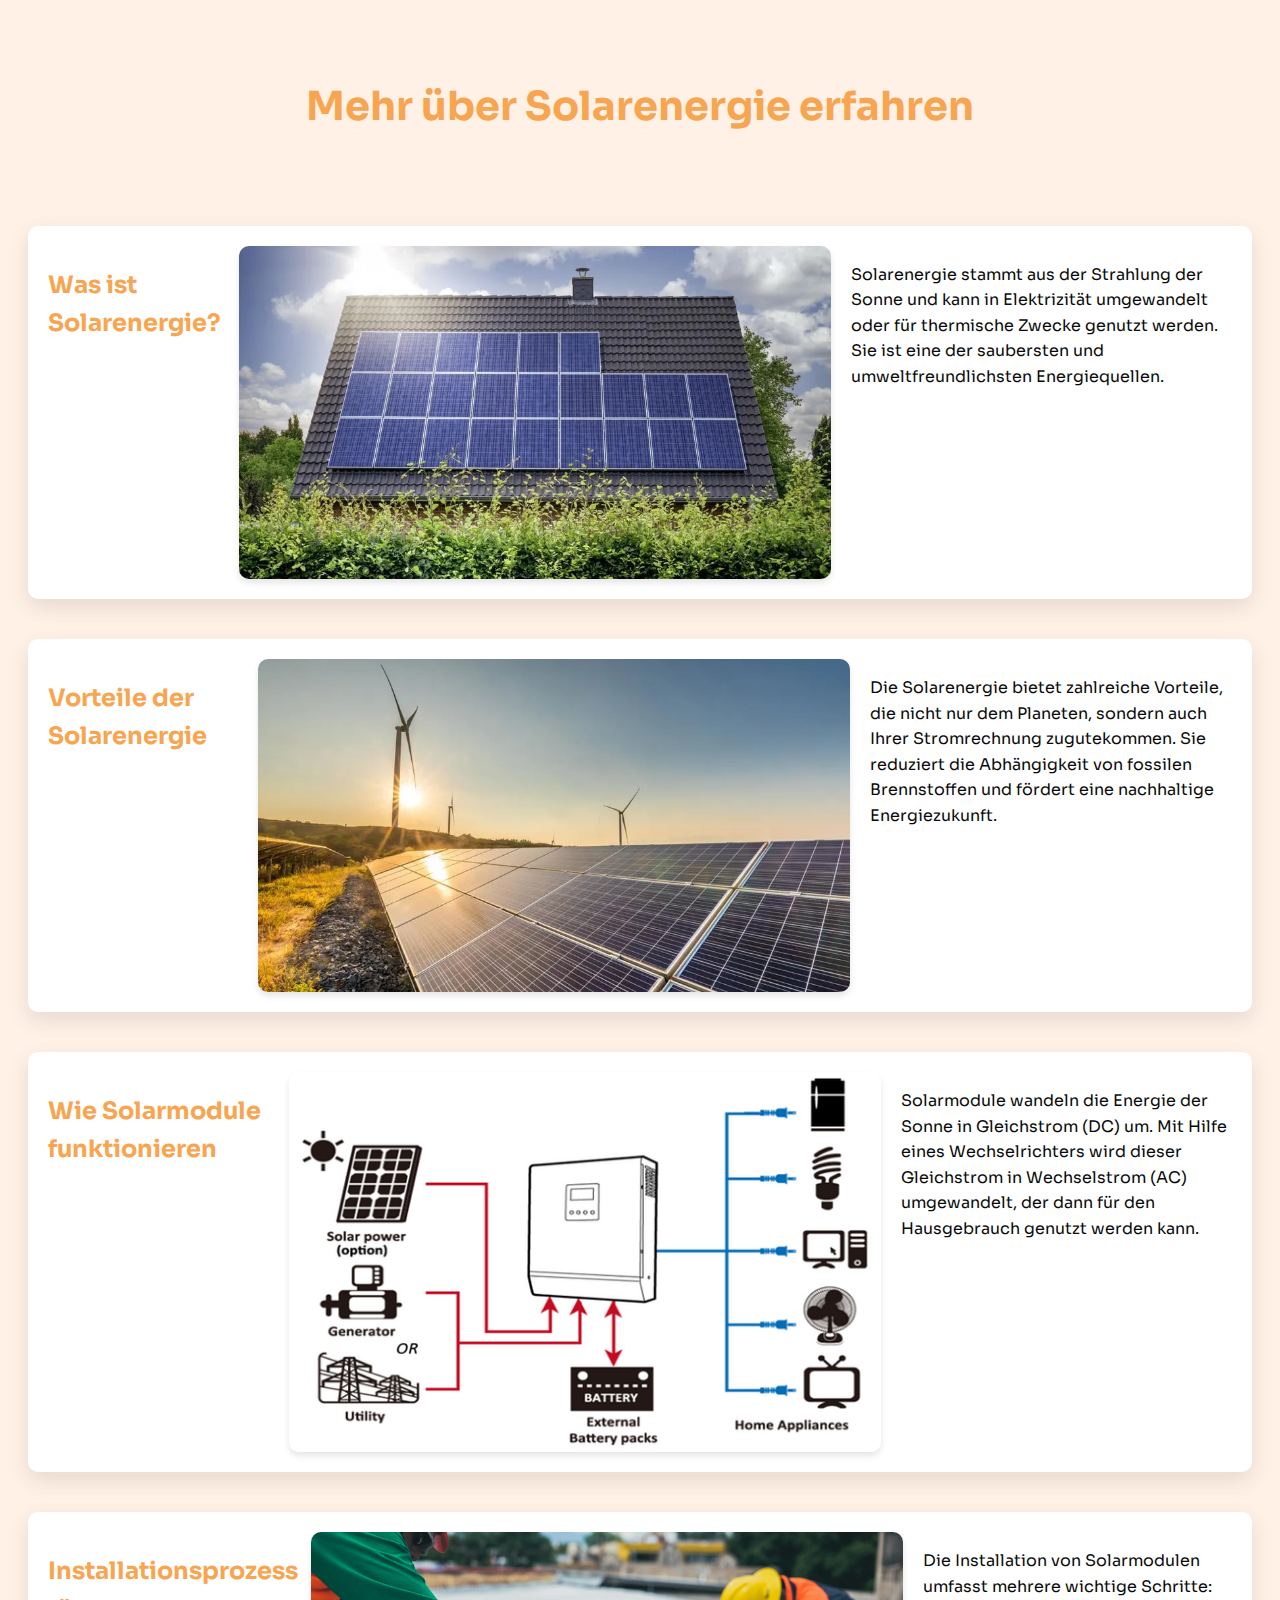
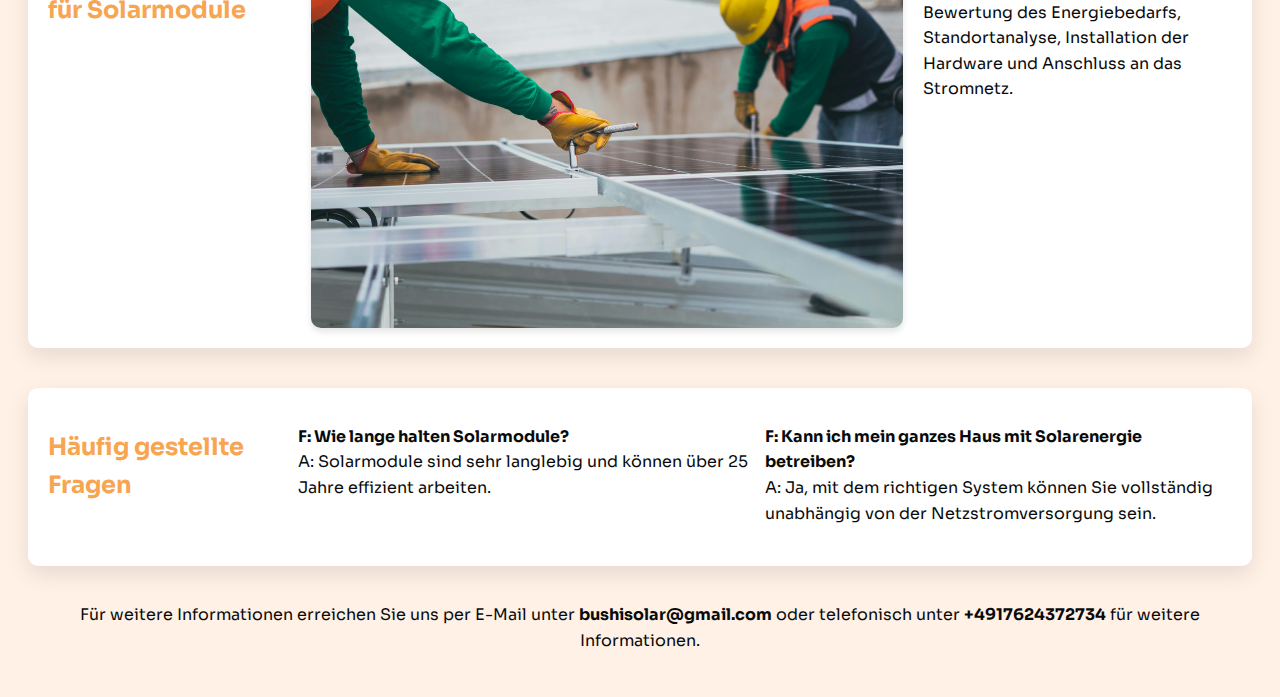
<file: solar-infromatin.html>
<!DOCTYPE html>
<html lang="de">
<head>
    <meta charset="UTF-8">
    <meta name="viewport" content="width=device-width, initial-scale=1.0">
    <title>Informationen zur Solarenergie</title>
    <link rel="stylesheet" href="CSS/style.css"> <!-- Aktualisieren Sie diesen Pfad, falls Ihr CSS anderswo liegt -->
</head>
<body>
    <header>
        <h1>Mehr über Solarenergie erfahren</h1>
    </header>
    <main>
        <section id="introduction">
            <h2>Was ist Solarenergie?</h2>
            <img src="image.html/normalhouse.png" alt="Solarmodule">
            <p>Solarenergie stammt aus der Strahlung der Sonne und kann in Elektrizität umgewandelt oder für thermische Zwecke genutzt werden. Sie ist eine der saubersten und umweltfreundlichsten Energiequellen.</p>
        </section>

        <section id="benefits">
            <h2>Vorteile der Solarenergie</h2>
            <img src="image.html/reserve.png" alt="Vorteile der Solarenergie">
            <p>Die Solarenergie bietet zahlreiche Vorteile, die nicht nur dem Planeten, sondern auch Ihrer Stromrechnung zugutekommen. Sie reduziert die Abhängigkeit von fossilen Brennstoffen und fördert eine nachhaltige Energiezukunft.</p>
        </section>

        <section id="how-it-works">
            <h2>Wie Solarmodule funktionieren</h2>
            <img src="image.html/file.png" alt="Funktionsweise von Solarmodulen">
            <p>Solarmodule wandeln die Energie der Sonne in Gleichstrom (DC) um. Mit Hilfe eines Wechselrichters wird dieser Gleichstrom in Wechselstrom (AC) umgewandelt, der dann für den Hausgebrauch genutzt werden kann.</p>
        </section>

        <section id="installation">
            <h2>Installationsprozess für Solarmodule</h2>
            <img src="image.html/konstruction.png" alt="Installation von Solarmodulen">
            <p>Die Installation von Solarmodulen umfasst mehrere wichtige Schritte: Bewertung des Energiebedarfs, Standortanalyse, Installation der Hardware und Anschluss an das Stromnetz.</p>
        </section>

        <section id="faq">
            <h2>Häufig gestellte Fragen</h2>
            <p><strong>F: Wie lange halten Solarmodule?</strong><br>A: Solarmodule sind sehr langlebig und können über 25 Jahre effizient arbeiten.</p>
            <p><strong>F: Kann ich mein ganzes Haus mit Solarenergie betreiben?</strong><br>A: Ja, mit dem richtigen System können Sie vollständig unabhängig von der Netzstromversorgung sein.</p>
        </section>
    </main>

    <footer>
        <p>Für weitere Informationen erreichen Sie uns per E-Mail unter <a href="mailto:bushisolar@gmail.com">bushisolar@gmail.com</a> oder telefonisch unter <a href="tel:+4917624372734">+4917624372734</a> für weitere Informationen.</p> 
    </footer>
</body>
</html>
</file>
<file: CSS/style.css>
@import url('https://fonts.googleapis.com/css2?family=Sora:wght@400;700&display=swap');

:root {
    --primary: #f8a551;
    --dark:#090a0a;
    --body: #fff;
    --box-shadow: 0 8px 22px rgba(0,0,0,0.1);
    --slate-gray: #708090;  /* Slate Gray */
    --crisp-white: #FFF1E6;
}

body{
    font-family: Sora, "sans-serif";
    line-height: 1.7;
    color: var(--body);
    background-color: var(--crisp-white);
}
/* ngjyra e our servces*/
h1,h2,h3.display-4{
    color: var(--dark);
}
/* fund ngjyra*/
a{
    color: var(--dark);
    text-decoration: none;
 }

 .img{
    width: 100%;
 }

.navbar{
    background-color: transparent !important; /* Ensures the navbar is transparent */
    position: fixed;
    width: 100%; /* Navbar spans the full width */
    top: 0; /* Fixed at the top */
    z-index: 10; /* Higher z-index to keep it above other content */
    border: none; /* Removes any default border */
    display: flex;
    align-items: center;
    justify-content: center;
    transition: background-color 0.3s, padding 0.3s;
    padding: 0.5rem 0; 
    border-bottom: 1px solid #c6ffff; /* White border line at the bottom */
}
/* Scrolled state */
.navbar.scrolled {
    background: linear-gradient(to bottom, #f8f8f8 0%, #f8a551 100%) !important; /* Semi-transparent black */
    padding: 0.25rem 0;
}

.navbar .container .navbar .container-fluid {
  display: flex;
    justify-content: space-between;
    align-items: center;
    width: 100%;
}

.navbar-nav{
    margin: 0 auto;
}

/* This centers the navbar items within the navbar */
 .navbar-collapse {
    justify-content: center;
    flex-grow: 1;
}

.navbar-nav {
    margin-left: auto;
    margin-right: auto;
}
.ml-auto {
    margin-left: auto;
}


/* Ensures the navigation items are properly aligned and styled */
.navbar-nav:last-child {
    margin-left: auto;  /* Pushes the last 'ul' to the right */
    margin-right: 0;
}


.navbar .navbar-nav .nav-link{
    color: black; 
    font-weight: 700; 
    margin-right: 30px;
}

.navbar .navbar-nav .nav-link:hover,
.navbar .navbar-nav .nav-link:focus {
    color: rgba(255, 255, 255, 0.633); /* Lighter color on hover/focus for a subtle effect */
}

/* Styles specifically for the 'Kontakt' link */

.navbar .contact-button{
    background: linear-gradient(to bottom, #fafafa 0%, #f8a551 100%) !important; /* Semi-transparent black */
    color: black;
    padding: 10px 20px ;
    border-radius: 30px;
    border: none; /* Remove any default border that might be applied */
    font-size: 1rem; /* Adjust font size as needed */
    font-weight: bold; /* Make the font bold to stand out */
    text-transform: uppercase; /* UPPERCASE text for a more button-like appearance */
    transition: background-color 0.3s, transform 0.2s; /* Smooth transitions for interactions */
    box-shadow: 0 4px 6px rgba(0,0,0,0.1); /* Subtle shadow for 3D effect */
    text-decoration: none; /* Remove underline from link */
    display: inline-block; /* Ensure it's aligned properly without breaking the flow */
    min-width: 130px;
    align-items: center;
    text-align: center;
}

.navbar .contact-button:hover, .navbar .contact-button:focus {
    background: linear-gradient(to bottom, #f9f9f9 0%, #e89745 100%) !important; /* Darker gradient on hover/focus */
    color: #ffffff; /* Keep text color white on hover/focus */
    transform: translateY(-2px); /* Slight raise effect on hover */
    box-shadow: 0 6px 8px rgba(0,0,0,0.15); /* Larger shadow on hover for more depth */
    text-decoration: none; /* Ensure no underline on hover */
}


/*  */
/* .navbar-extra-icons { */
    /* display: flex; */
    /* align-items: center; */
/* } */
/*  */
/* .navbar-icon-link { */
    /* padding: 0 10px; *
    color: #fff; Change color as needed
/* } */
/*  */
/* .navbar-icon-link:hover { *
    color: #ccc; Change hover color as needed
/* } */


/*madhesianenlogos foto n fund */
.logo{
    height: 130px;
    width: auto;
}
/*fund logo*/

.btn{
    padding: 14px 18px;
    border-width: 2px;
    border-radius: 0;
}
/* logo nis*/

.brand h1{
    font-size: 2.5rem;
    text-transform: uppercase;
    color: #222222;
    padding-top: 35px;
    padding-bottom:0px ;
    font-style: italic;
}

.brand h1 span{
    color: #fc7a015c;
}

/*logo fund*/
/* nis foto background n nav*/

.container{
    background-position: top center;
    background-size: cover;
    background-attachment:fixed;
    position: relative;
    z-index: 1;
   
}



.hero::after{
content: '';
width: 100%;
height: 100%;
position: absolute;
top: 0;
left: 0;
background-color: rgba(53, 61, 62, 0.295);
z-index: -1;
} 

#hero h1:nth-child(1){
    animation-delay: 1s;
}
#hero h1:nth-child(2){
    animation-delay: 2s;
}
#hero h1:nth-child(3){
    animation: text_reveal_name .5s ease forwards;
    animation-delay: 3s;
}

#hero h1 span{
    position: absolute;
    top: 0;
    left: 0;
    height: 100%;
    width: 0;
    background: linear-gradient(to bottom, #f9f9f9 0%, #4abede 100%) !important; 
    animation: text_reveal_box 1s ease;
    animation-delay: 1s;
}

#hero h1:nth-child(1) span{
    animation-delay: .5s;
}
#hero h1:nth-child(2) span{
    animation-delay: 1.5s;
}
#hero h1:nth-child(3) span{
    animation-delay: 2.5s;
}
  
#hero .cta{
    font-weight: 600;
    display: inline-block;
    padding: 10px 30px;
    color: #ffffff;
    background-color: transparent;
    border: 2px solid #ff9d00;
    font-size: 1rem;
    text-transform: uppercase;
    letter-spacing: .2rem;
    margin-top: 36px;
    transition: .3s ease background-color, color;
}

#hero .cta:hover{
    color: #fff;
    background: linear-gradient(to bottom, #f59c58 0%, #e89745 100%) !important; 
}

/* fund hero*/
/*nis keyframes*/
@keyframes text_reveal_box{
    50%{
        width: 100%;
        left: 0;
    }
    100% {
        width:0;
        left: 100%;
    }
}

@keyframes text_reveal{
    100%{
        color: #fff;
    }
}

@keyframes text_reveal_name{
    100%{
        color: #eb8724 ;
        font-weight: 600;
    }
}




/*
@keyframes slideInLeft{
    from{
        transform: translateX(-300px);
    }
    to{
        transform:translateX(0);
    }

}


.innen-1{
    animation-name:slideInLeft;
    animation-duration: 1s;
    animation-timing-function: ease-in;
    animation-delay: 1s;
    animation-iteration-count: 1;
    animation-direction: normal;
    animation-fill-mode: none;

    transform: translateX(-150px); 

*/

/* fund keyframe */

#services h5 {
    font-size: 1.25rem; /* Larger than default for visibility */
    color: #ff8c00; /* Example: Bootstrap primary blue, adjust as needed */
    font-weight: bold; /* Makes the text bold */
    margin-bottom: 10px; /* Space between the heading and any following content */
}
#services p {
    font-size: 1rem;
    color: #666; /* Lighter grey for readability */
    line-height: 1.6; /* Increases the line height for better readability */
    text-align: justify; /* Justifies the paragraph text */
    margin-bottom: 15px; /* Adds space below each paragraph */
}


section{
    padding-top: 120px;
    padding-bottom: 120px;
}

.card-effect{
    box-shadow: var(--box-shadow);
    background-color: #ffffff;
    padding: 25px;
    transition: all 0,35s ease;
}

.card-effect:hover {
    box-shadow: none;
    transform: translateY(5px);
}

.iconbox{
    width: 54px;
    height: 54px;
    display: flex;
    align-items: center;
    justify-content: center;
    background-color: var(--primary);
    color: #fff;
    font-size: 32px;
    border-radius: 100px;
}

.service{
    position: relative;
    overflow: hidden;
    margin-bottom: 30px;
    margin: 0 20px;
    background-size: cover;
    background-position: center;
    transition: all 0.3s ease;
    padding: 20px;
    color: #fff;
    border-radius: 20px;
}

#service1 { background: url(images.png/1.png);}
#service2 { background: url(images.png/bateri.png);
background-size: contain;
}


.service::after{
content: '';
width: 100%;
height: 100%;
position: absolute;
top:-100px;
left: 0;
background: linear-gradient(to bottom, rgba(0, 0, 0, 0) 0%, rgba(0, 0, 0, 0.5) 100%);
z-index: -1;
opacity: 0;
transition: all 0.4s ease;
}

.service:hover {
    /* Example hover effect: scales the service slightly */
    transform: scale(1.05);
    box-shadow: 0 5px 15px rgba(0,0,0,0.3); /* Add shadow for depth */
}

 .service:hover .iconbox{
    background-color: #ffffff;
    background: linear-gradient(to bottom, #679bce 0%, #e89745 100%) !important ;
 }

 .service:hover::after{
    opacity: 1;
    top: 0;
 }

 .fade-in {
    opacity: 0;
    transform: translateY(50px); /* Start from slightly below */
    transition: opacity 0.8s ease, transform 0.8s ease;
    transition-delay: 0s;
}

.fade-in.fade-in-show {
    opacity: 1;
    transform: translateY(0); /* Move to original position */
}

#service3 { transition-delay: 0.2s; }
#service4 { transition-delay: 0.4s; }


#services h1 {
    font-weight: 600;
    color: #656766;
    position: relative;
    display: inline-block; /* Allows the line to fit the content's width */
    padding: 0 20px; /* Spacing around the text */
    margin: 0 10px; /* Spacing between text and lines */
}

#services h1::before, #services h1::after {
    content: '';
    position: absolute;
    top: 50%; /* Align vertically */
    width: 40px; /* Line width */
    height: 2px; /* Line height */
    background: #e09200; /* Line color */
    transform: translateY(-50%); /* Center vertically */
}

#services h1::before {
    left: -30px; /* Position before the text */
}

#services h1::after {
    right: -30px; /* Position after the text */
}


 .btn-primary {
    background: linear-gradient(to bottom, #f7d9bb  0%, #f47a00 100%) !important ;;
    color: white;
    padding: 10px 20px;
    text-align: center;
    text-decoration: none; /* Removes underline from links */
    display: inline-block; /* Allows padding and width adjustments */
    border-radius: 10px; /* Rounded corners */
    transition: background-color 0.3s ease;
}

.btn-primary:hover, .btn-primary:focus {
    background-color: darken(var(--primary), 10%); /* Darker shade on hover/focus */
    color: white; /* Ensures text color remains consistent */
}

/*  */
 /* .col-img{ */
    /* background-image: url(images.png/whoarewe.png); */
    /* background-position: center; */
    /* background-size: cover; */
   /* min-height: 500px; */
/*     */
 /* } */
/*  */

 .project {
    position: relative;
    overflow: hidden;
 }

 .project .overlay {
    position: absolute;
    top: 0;
    left: 0;
    width: 100%;
    height: 100%;
    background-color: rgba(53, 61, 62, 0.295);
    padding: 30px;
    display: flex;
    align-items: flex-end;
    transition: all 0.4s ease;
    opacity: 0;
 }

 .project img{
    transition: all 0.4s ease;
 }

 .project:hover .overlay{
    opacity: 1;
 }

 .project:hover img {
    transform: scale(1.1);
 }

 form input.form-contro{
    height: 56px;
 }

 form .form-control{
    border: transparent;
    border-radius: 0;
    background-color: rgba(0,0,0,0.02);
 }

 .footer-top {
    padding-bottom: 90px;
    padding: 90px;
    background-color: var(--dark);
 }

.footer-top a{
    color: var(--body);
}

.footer-top a:hover{
    color: #fff;
}

.footer-bottom{
    background-color: #242933;
}

#banner {
    background:linear-gradient(to top, #f9e6d2  0%, #697177 100%) !important ;; /* A light grey background, adjust as needed */
    padding: 30px 0; /* Padding for spacing around the content */
    border-radius: 20px;
    overflow: hidden;
    box-shadow: 0 4px 8px rgba(0,0,0,0.1);
    margin-bottom: 0;
}

h4 {
    color: #FFF; /* Example color, adjust as needed */
    font-size: 1.5rem; /* Larger text for better visibility */
    font-weight: bold; /* Make the header bold */
    margin-bottom: 20px; /* Space below the header */
    text-align: left; /* Center the text horizontally */
    overflow-wrap: break-word; /* Ensures words break to avoid overflow */
}

.content{
    margin-left: 100px;
}

.content p {
    color: #ffffff; /* Match text color with h4 */
    font-size: 1rem; /* Set an appropriate font size */
    margin-bottom: 20px; /* Match bottom margin with h4 */
    text-align: left; /* Align text to the left, same as h4 */
    overflow-wrap: break-word; /* Ensures words break to avoid overflow */
}

.banner .content button {
 width: 100%;
 margin-bottom: 30px;
 background: linear-gradient(to bottom, #f7d9bb  0%, #f47a00 100%) !important ;
    color: #ffffff; /* White text color */
    border: none; /* No border unless desired */
    padding: 10px 20px; /* Adjust padding to fit your design */
    font-size: 1rem; /* Set a font size */
    cursor: pointer; /* Changes the cursor to a pointer to indicate it's clickable */
    border-radius: 8px; /* Rounded corners */
    transition: background-color 0.3s; /* Smooth transition for background color change */
}
.banner .content button:hover {
    background-color: #ecf7ff; /* Simple color change for hover, not gradient */
}

.banner .content button:active {
    background-color: #1b4f72; /* Even darker blue for when the butto*/
}
.container2 {
    padding-top: 60px;
    max-height: fit-content;
    margin-right: 10px;
    display: flex;
    align-items: flex-start; /* Align items vertically */
    justify-content: space-between; /* Space between text and image */
    max-width: 1400px; /* Max width of the container */
    padding: 0 40px; /* Padding on the sides */
}

.content .banner-image {
    flex: 1 1 40%; /* Takes as much space as it can */
}


.banner-image img {
    width: 70%; /* Ensures the image is responsive */
    height: 450px; /* Maintains the aspect ratio */
    max-height: 450px;
}

.image-container {
    display: flex;
    flex-direction: row; /* Set images side by side */
    align-items: flex-start; /* Align images to the start of the container vertically */
    justify-content: flex-start; /* Align images to the left of the container horizontally */
    gap: 10px; /* This adds space between the images */

}

.image-container .small-image {
    width: 200px; /* Ensure this matches the button's width if needed */
    height: 210px; /* Maintain aspect ratio */
}



.image-container2 {
    display: flex;
    justify-content: center; /* Center the images horizontally */
    gap: 20px; /* Spacing between images */
    margin-top: 20px; /* Space between text and images */
}



.small-image {
    width: auto; /* Maintain aspect ratio */
    height: 100px; /* Example height, adjust as needed */
    /* max-width: 100%; Ensure it doesn't overflow its container */
}

.fade-in {
    opacity: 0; /* Initially hide the elements */
    transition: opacity 0.5s ease-out; /* Animation effect for fading in */
}

.fade-in-show {
    opacity: 1; /* Fully show the element */
}


@media (max-width: 768px) {

    #banner{
        margin-left: 22px;
    }

    h4 {
        
        font-size: 1.2rem; /* Smaller font size for mobile devices */
        max-width: 100%; /* Allows more flexibility on smaller screens */
    }
   .content p {
        font-size: 0.9rem; /* Slightly smaller font size for mobile devices */
        text-align: left; /* Center align the text on smaller screens, same as adjusted h4 */
    }

    .content button {
        margin-bottom: 20px;
        flex-shrink: 0; /* Prevent the button from shrinking */
        white-space: nowrap; /* Keep the button text on one line */
    }


    .container2 {
        flex-direction: column;  /* Stack elements vertically on small screens */
        padding: 0 30px;  /* Adjust padding for smaller screens */
        align-items: end;
    }

    .content, .banner-image {
        max-width: 100%;  /* Allow content and images to fill the container */
    }

    .banner-image img{
        margin-top: 20px;  /* Space above the image when stacked */
        height: 100%;
    }

    .image-container2 {
        flex-direction: column;  /* Stack images vertically on smaller screens */
    }

    .small-image {
        height: 80px;  /* Smaller image height on mobile devices */
    }
    

    
}

/* five stars */
#features {
    margin-top: 0;
    margin-bottom: 0;
    align-items: center; /* Centers vertically in the viewport */
    justify-content: center; /* Centers horizontally */
    text-align: center; /* Ensures text within is centered */
    padding: 0;
    margin: 0 auto;
}

#features .container4 { /* Allows the container to fill the space in the flex parent */
    flex-direction: column;
    justify-content: center; /* Center content vertically within the container */
    align-items: center; /* Center content horizontally */
}

#features h1 {
    font-weight: 600;
    color: #656766;
    position: relative;
    display: inline-block; /* Allows the line to fit th*/
    padding: 0 20px; /* Spacing around the text */
    margin: 0 10px; /* Spacing between text and lines */
    z-index: 1;
}

#features h1::before, #features h1::after {
    content: '';
    position: absolute;
    top: 50%; /* Align vertically */
    width: 40px; /* Line width */
    height: 2px; /* Line height */
    background: #e09200; /* Line color */
    transform: translateY(-50%); /* Center vertically */
}

#features h1::before {
    left: -30px; /* Position before the text */
}

#features h1::after {
    right: -30px; /* Position after the text */
}
#features p {
    color: rgb(117, 116, 116);
}

#features .container4 .text-center > p {
    margin-top: 15px;
    margin-bottom: 30px; /* Increase the bottom margin to add more space */
    text-align: center; /* Ensures the text is centered if not already */
}


.review-container {
    margin-left: 20px;
    margin-right: 20px;
    border: 1px solid #ccc;
    background-color: #f9f9f9;
    box-shadow: 0 4px 8px rgba(0,0,0,0.2);
    padding: 15px;
    display: flex;
    flex-direction: column;
    justify-content: space-between;
    height: 150px;  /* Adjust height for a more rectangular appearance */
    width: 100%;    /* Take full width of the column */
    margin-bottom: 15px;
    text-align: center;
}

.review-stars {
    color: rgb(244, 176, 28);
    font-size: 1.5rem;
    margin-bottom: 5px;
}

.review-text, .reviewer-name {
    margin: 0;
    padding: 0;
}

.review-text {
    flex-grow: 1;
    font-size: 0.9rem;
}

.reviewer-name {
    font-size: 0.8rem;
    font-style: italic;
    margin-top: 5px;
}

.review-container p {
    font-size: 0.9rem; /* Smaller font size for the text */
    color: #333; /* Dark grey color for better readability */
}

@keyframes fadeIn {
    from {
        opacity: 0;
        transform: translateY(50px);
    }
    to {
        opacity: 1;
        transform: translateY(0);
    }
}


.feature-animate {
    opacity: 0;  /* Start from invisible to ensure it does not show before animation */
    transform: translateY(20px);  /* Start below its final position */
    animation: fadeIn 1s ease-out forwards;  /* Define the animation with duration, timing function, and fill mode */
    will-change: opacity, transform;  /* Optimize performance for opacity and transform changes */
}

/* Additional Content Section Styles */
#additional-content {
    border-radius: 15px;
    background:linear-gradient(to top,#697177   0%, #f9e6d2  100%) !important ;; /* A light grey background, adjust as needed */
    color: #333; /* Dark text for readability */
    padding-top: 50px; /* Space above the content */
    padding-bottom: 50px; /* Space below the content */
}

#additional-content h2 {
    color: #fcfdff; /* Stylish blue for headings */
    margin-bottom: 20px; /* Space below headings */
    font-weight: 600;
}

#additional-content ul {
    padding-left: 20px; /* Proper indentation for list */
}

#additional-content li {
    margin-bottom: 10px; /* Space between list items */
}

#additional-content .btn-primary {
    background-color: #007BFF; /* Blue background for button */
    color: white; /* White text for the button */
    border: none; /* No border for a cleaner look */
    padding: 10px 20px; /* Padding inside the button */
    text-transform: uppercase; /* Uppercase text for the button */
    transition: background-color 0.3s; /* Smooth transition for hover effect */
}

#additional-content .btn-primary:hover {
    background-color: #0056b3; /* Darker blue when hovered */
}

/* Responsive image settings */
#additional-content img {
    max-width: 100%; /* Full width on smaller screens */
    height: auto; /* Maintain aspect ratio */
    margin-bottom: 20px; /* Space below the image */
}

/*sola infromation style */
/* General page styles to match the home page */
/* General page styles to match the home page */
body {
    font-family: 'Sora', sans-serif;
    background-color: var(--crisp-white);
    color: var(--dark);
    line-height: 1.6;
    padding: 20px;
}

header {
    text-align: center;
    padding: 20px 0;
}

header h1 {
    color: var(--primary);
    font-size: 2.5rem;
}

main section {
    display: flex;
    flex-direction: column;
    align-items: center;
    margin-top: 40px;
    padding: 20px;
    background-color: #fff;
    border-radius: 10px;
    box-shadow: var(--box-shadow);
}

main h2 {
    color: var(--primary);
    margin-bottom: 20px;
}

main p {
    font-size: 1rem;
    margin-bottom: 20px;
}

main img {
    width: 100%;
    height: auto;
    border-radius: 10px;
    box-shadow: 0 4px 6px rgba(0,0,0,0.1);
}

footer {
    text-align: center;
    padding-top: 20px;
    font-size: 1rem;
}

footer a {
    color: var(--dark);
    font-weight: bold;
    text-decoration: none;
}

/* Button styles to encourage further learning or contact */
.main-button {
    display: block;
    width: 200px;
    background: var(--primary);
    color: #fff;
    text-align: center;
    padding: 10px 20px;
    margin: 20px auto;
    border-radius: 30px;
    text-transform: uppercase;
    font-weight: bold;
    transition: background-color 0.3s;
}

.main-button:hover {
    background-color: var(--dark);
}

/* Responsive adjustments for larger screens */
@media (min-width: 992px) {
    main section {
        flex-direction: row;
        justify-content: space-around;
        align-items: start;
    }

    main img {
        max-width: 50%; /* Limits the image size to half of the container width */
        margin-right: 20px;
    }

    main p {
        width: 45%; /* Ensures text does not stretch too wide */
    }
}

/* Responsiveness for better mobile viewing */
@media (max-width: 768px) {
    main section {
        flex-direction: column;
        align-items: center;
    }

    header h1 {
        font-size: 2rem;
    }

    main img {
        max-width: 100%; /* Allows the image to expand to full container width on smaller screens */
    }
}


/* exterio */
.exterior-service {
    margin-bottom: 40px;
    background: #ffffff; /* Match the light and clean theme of the homepage */
    padding: 20px;
    border-radius: 10px;
    box-shadow: var(--box-shadow); /* Utilize existing shadow variable for consistency */
}

.exterior-service img {
    width: 100%;
    height: auto;
    margin-bottom: 20px;
    border-radius: 5px;
    box-shadow: 0 2px 4px rgba(0,0,0,0.1); /* Light shadow for depth */
}

.exterior-service h2 {
    color: var(--dark); /* Use the primary text color variable */
    margin-bottom: 15px; /* Spacing after the header */
}

.exterior-service p {
    font-size: 1rem;
    color: var(--slate-gray); /* Slightly softer than the primary dark color */
}

@media (min-width: 768px) {
    .exterior-service {
        display: flex;
        align-items: center; /* Align items in a row at larger screen sizes */
        padding: 20px 40px; /* Increased padding for larger screens */
    }

    .exterior-service img {
        width: 40%; /* Smaller width for images to balance with text */
        margin-right: 20px; /* Space between the image and the text */
    }

    .exterior-service p {
        flex: 1; /* Allows text to fill remaining space */
    }
}

/* fund exterio */

/* interio*/
.interior-service {
    margin-bottom: 40px;
    background: #ffffff;
    padding: 20px;
    border-radius: 10px;
    box-shadow: var(--box-shadow);
}

.interior-service img {
    width: 100%;
    max-width: 300px; /* Adjust width for large screens */
    height: auto;
    margin-bottom: 20px;
    border-radius: 5px;
}

.interior-service h2 {
    color: var(--dark);
    margin-bottom: 15px;
}

.interior-service p {
    font-size: 1rem;
    color: var(--slate-gray);
}

@media (min-width: 768px) {
    .interior-service {
        display: flex;
        align-items: center;
        padding: 20px 40px;
    }

    .interior-service img {
        width: 40%;
        margin-right: 20px;
    }

    .interior-service p {
        flex: 1;
    }
}

/*fund interio*/
</file>
